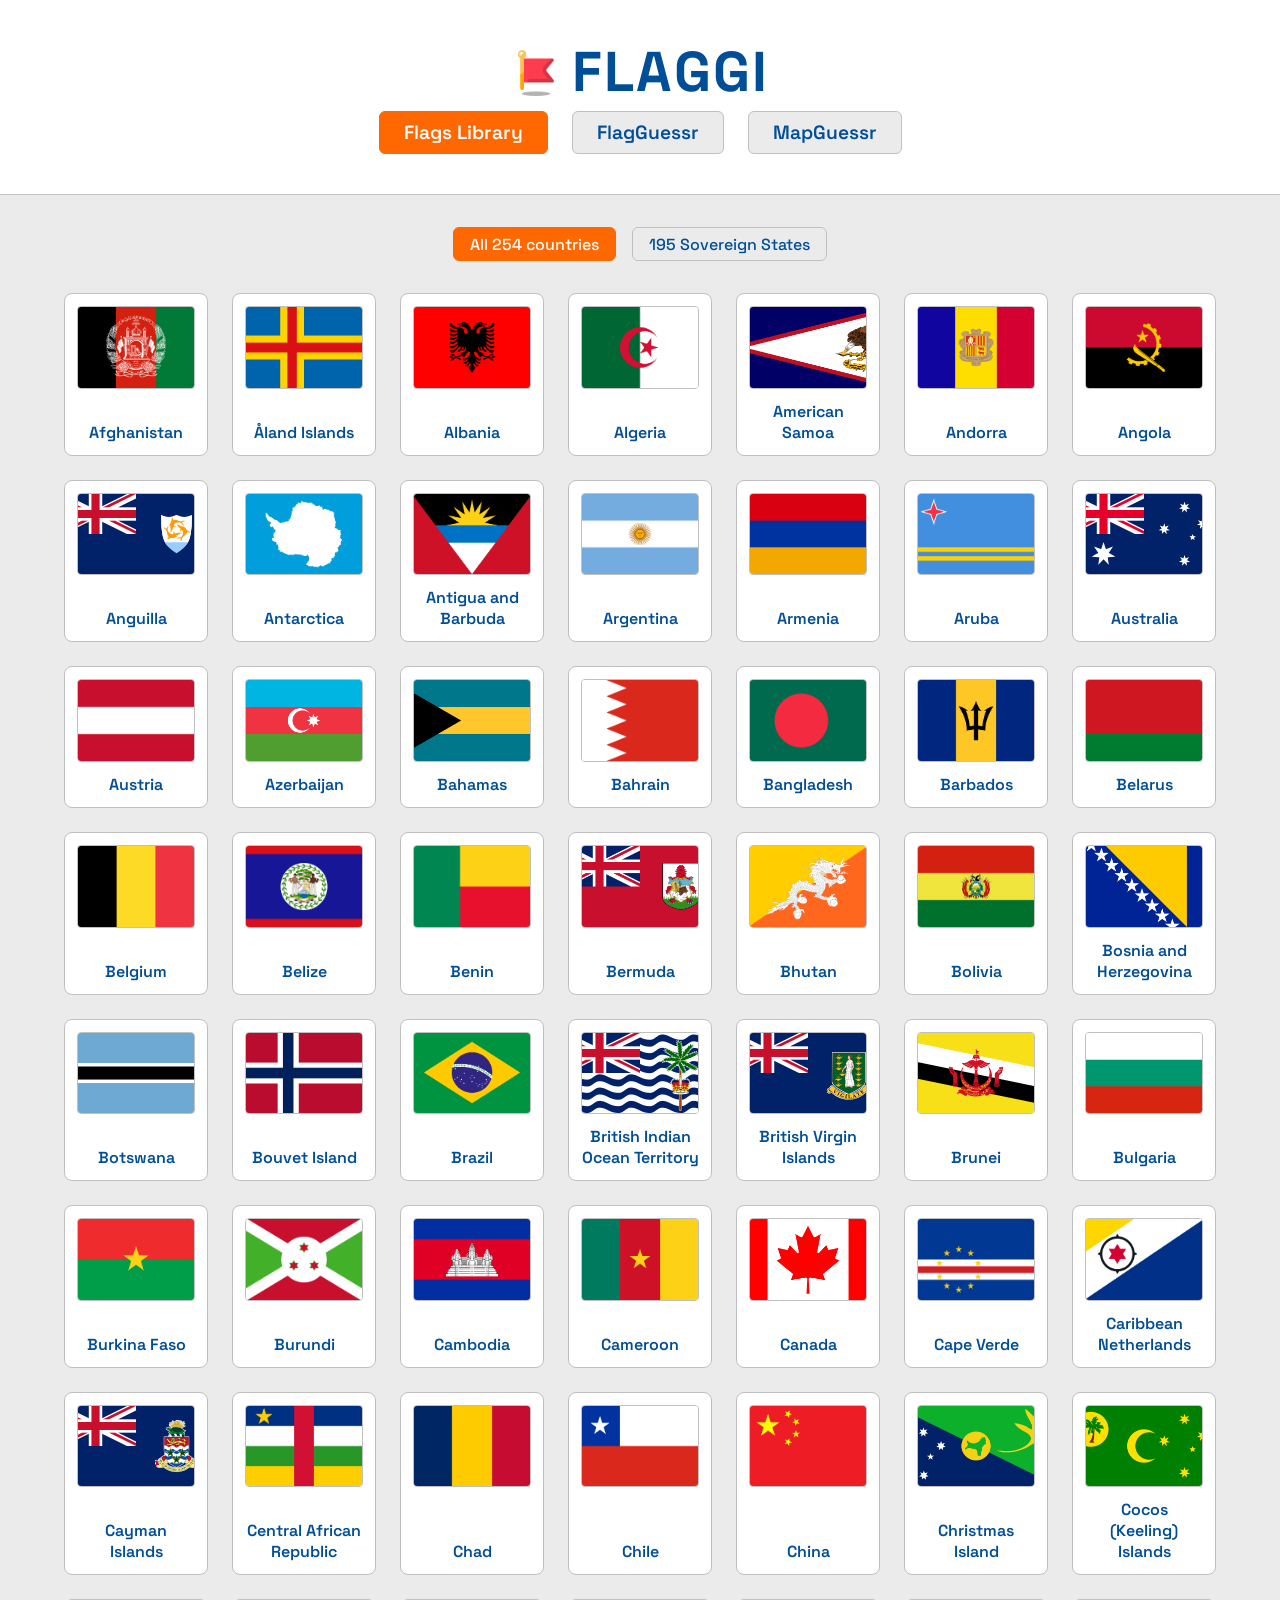
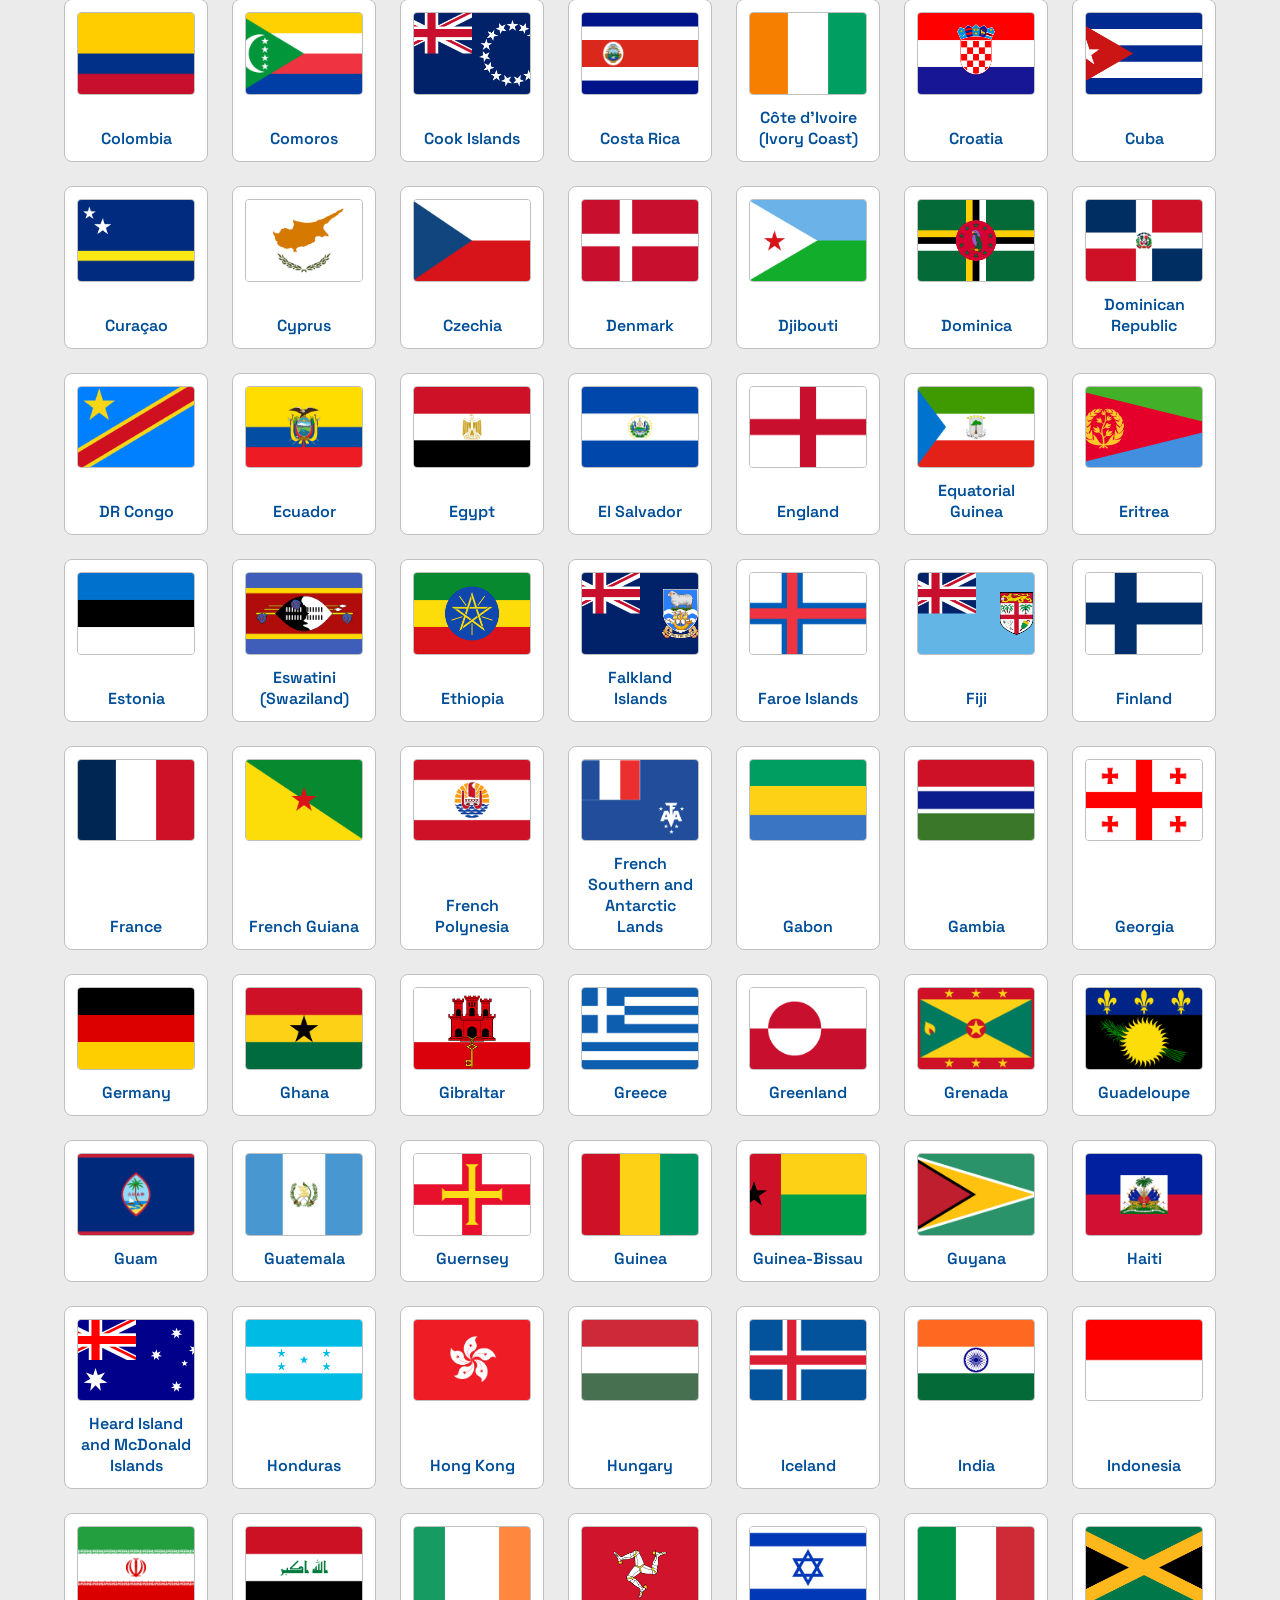
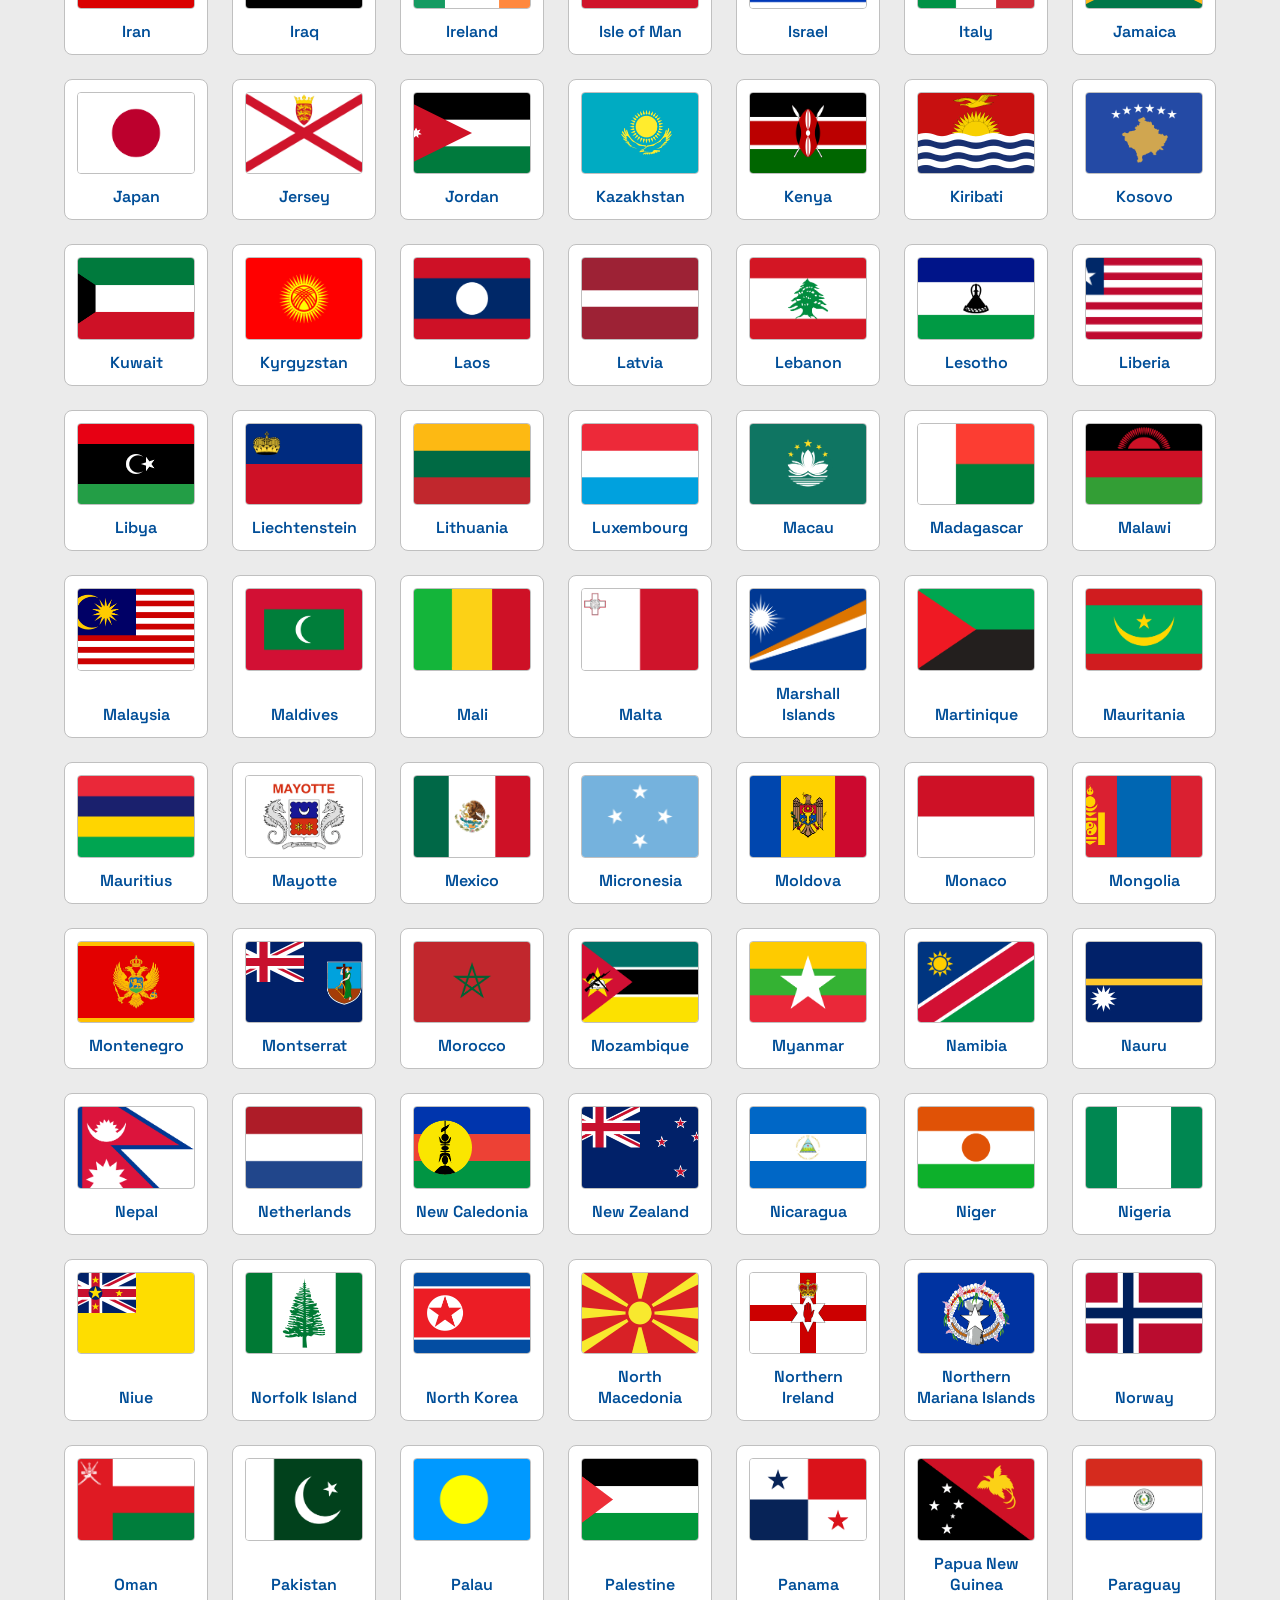
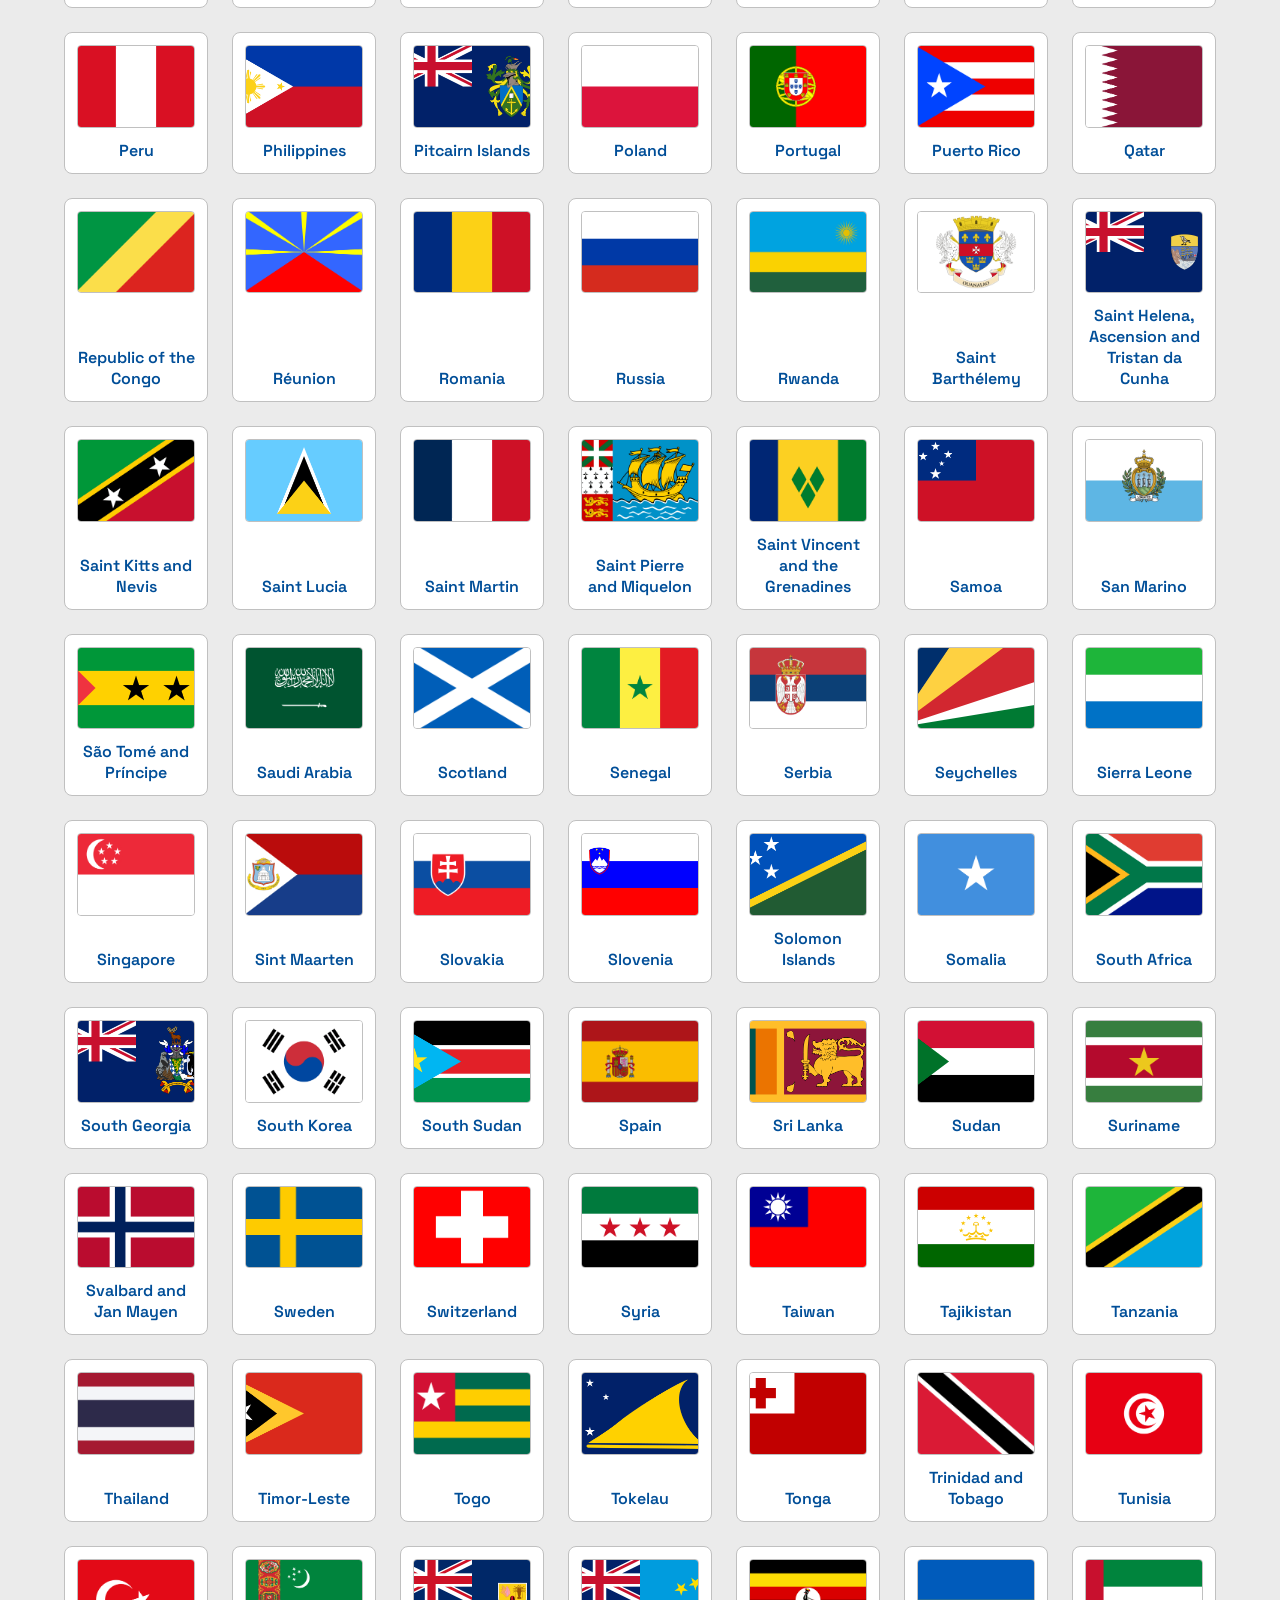
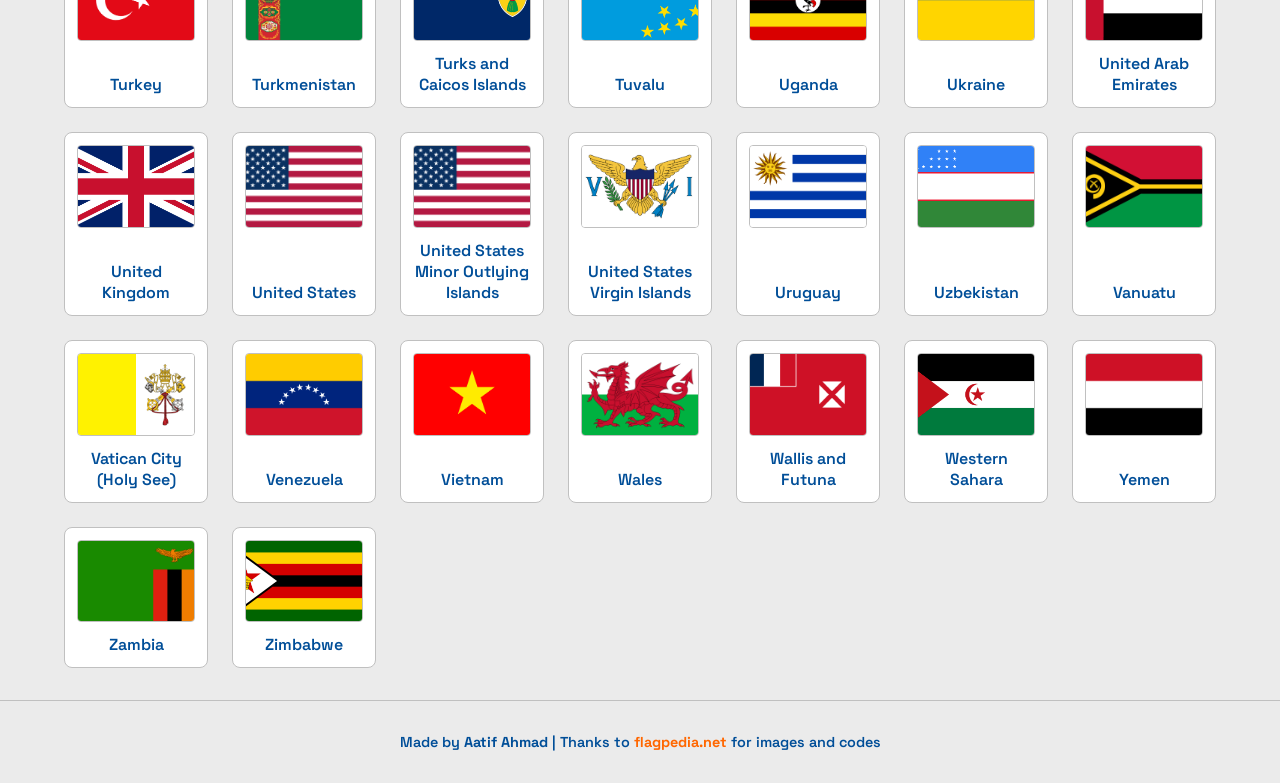
<file: index.html>
<!DOCTYPE html>
<html lang="en">

<head>
    <meta charset="UTF-8">
    <meta name="viewport" content="width=device-width, initial-scale=1.0">
    <title>Flaggi - Flags Library</title>
    <link rel="stylesheet" href="styles.css">
    <link rel="icon" type="image/png" href="icons8-flag-64.png">
</head>

<body>
    <header>
        <div class="container">
            <h1 class="logo">
                <img src="icons8-flag-64.png" alt="Flaggi Icon" width="48" height="48">
                Flaggi
            </h1>
            <nav>
                <a href="index.html" class="active">Flags Library</a>
                <a href="flag.html">FlagGuessr</a>
                <a href="map.html">MapGuessr</a>
            </nav>
        </div>
    </header>

    <main class="container">
        <div class="filter-controls">
            <button id="filter-all" class="filter-btn active">All 254 countries</button>
            <button id="filter-sovereign" class="filter-btn">195 Sovereign States</button>
        </div>
        <div id="flag-grid" class="flag-grid">
            <!-- Flags will be injected here by app.js -->
        </div>
    </main>

    <footer>
        <p class="credits" style="margin: 0; font-size: 0.9rem;">
            Made by <strong><a href="https://aatifahmad123.dev/" target="_blank" rel="noopener noreferrer"
                    style="color: var(--text-primary); text-decoration: none;">Aatif Ahmad</a></strong> | Thanks to <a
                href="https://flagpedia.net" target="_blank" rel="noopener noreferrer"
                style="color: var(--accent-color); text-decoration: none; font-weight: bold;">flagpedia.net</a> for
            images and codes
        </p>
    </footer>



    <script src="app.js"></script>
</body>

</html>
</file>
<file: styles.css>
@import url('https://fonts.googleapis.com/css2?family=Space+Grotesk:wght@300..700&display=swap');

:root {
    --bg-color: #EBEBEB;
    --text-primary: #004E98;
    --text-secondary: #3A6EA5;
    --card-bg: #FFFFFF;
    --accent-color: #FF6700;
    --border-color: #C0C0C0;
}

* {
    box-sizing: border-box;
}

body {
    font-family: "Space Grotesk", sans-serif;
    font-optical-sizing: auto;
    font-weight: 500;
    font-style: normal;
    background-color: var(--bg-color);
    color: var(--text-primary);
    margin: 0;
    padding: 0;
    display: flex;
    flex-direction: column;
    min-height: 100vh;
}

/* --- Layout --- */
.container {
    width: 100%;
    max-width: 95vw;
    margin: 0 auto;
    padding: 2rem;
    flex: 1;
}

/* --- Header & Nav --- */
header {
    padding: 0.25rem 0 0.5rem 0;
    text-align: center;
    border-bottom: 1px solid var(--border-color);
    background-color: var(--card-bg);
}

h1.logo {
    font-size: 3.5rem;
    margin: 0 0 0.25rem 0;
    font-weight: 700;
    text-transform: uppercase;
    letter-spacing: 2px;
    color: var(--text-primary);
    display: flex;
    justify-content: center;
    align-items: center;
    gap: 0.75rem;
}

nav {
    display: flex;
    justify-content: center;
    gap: 1.5rem;
}

nav a {
    text-decoration: none;
    color: var(--text-primary);
    background-color: var(--bg-color);
    padding: 0.5rem 1.5rem;
    font-weight: 600;
    font-size: 1.2rem;
    border: 1px solid var(--border-color);
    border-radius: 6px;
    transition: all 0.2s ease;
}

nav a:hover {
    background-color: var(--text-secondary);
    color: var(--card-bg);
    border-color: var(--text-secondary);
}

nav a:active,
nav a.active {
    background-color: var(--accent-color);
    color: var(--card-bg);
    border-color: var(--accent-color);
}

.filter-btn {
    text-decoration: none;
    color: var(--text-primary);
    background-color: var(--bg-color);
    padding: 0.35rem 1rem;
    font-weight: 500;
    font-size: 1rem;
    border: 1px solid var(--border-color);
    border-radius: 6px;
    transition: all 0.2s ease;
    cursor: pointer;
    font-family: inherit;
}

.filter-btn:hover {
    background-color: var(--text-secondary);
    color: var(--card-bg);
    border-color: var(--text-secondary);
}

.filter-btn:active,
.filter-btn.active {
    background-color: var(--accent-color);
    color: var(--card-bg);
    border-color: var(--accent-color);
}

/* --- Page 1: Flag Grid --- */
.filter-controls {
    display: flex;
    justify-content: center;
    gap: 1rem;
    margin-bottom: 2rem;
}
.flag-grid {
    display: grid;
    grid-template-columns: repeat(auto-fill, minmax(130px, 1fr));
    gap: 1.5rem;
    margin-top: 2rem;
}

.flag-card {
    background-color: var(--card-bg);
    border: 1px solid var(--border-color);
    border-radius: 8px;
    padding: 0.75rem;
    text-align: center;
    transition: transform 0.2s ease, box-shadow 0.2s ease;
    display: flex;
    flex-direction: column;
    justify-content: space-between;
}

.flag-card:hover {
    transform: translateY(-5px);
    box-shadow: 0 8px 15px rgba(0, 0, 0, 0.1);
}

.flag-card img {
    width: 100%;
    height: auto;
    aspect-ratio: 2560 / 1792;
    object-fit: cover;
    border: 1px solid var(--border-color);
    background-color: #fff;
    margin-bottom: 0.75rem;
    border-radius: 4px;
}

.flag-card h3 {
    margin: 0;
    font-size: 1rem;
    font-weight: 600;
}

/* --- Page 2: Game Area --- */
.game-container {
    max-width: 600px;
    margin: 2rem auto;
    background-color: var(--card-bg);
    border: 1px solid var(--border-color);
    border-radius: 12px;
    padding: 2.5rem;
    box-shadow: 0 4px 20px rgba(0, 0, 0, 0.05);
    text-align: center;
}

.map-game-container {
    max-width: 1000px;
    margin: 1rem auto;
    text-align: center;
    display: flex;
    flex-direction: column;
    align-items: center;
    width: 100%;
}

/* Ensure the input keeps a readable width instead of stretching 1000px */
.map-game-container .input-group,
.map-game-container .game-controls {
    width: 100%;
    max-width: 600px;
    margin-left: auto;
    margin-right: auto;
}

.game-flag-display {
    width: 100%;
    max-width: 320px; /* Make the actual footprint smaller as requested */
    margin: 0 auto;
    aspect-ratio: 640 / 448; /* Exact image ratio */
    display: flex;
    justify-content: center;
    align-items: center;
}

.game-flag-display img {
    width: 100%;
    height: 100%;
    object-fit: fill; /* Strech exactly to the hard container ratio */
    display: block;
}

.input-group {
    position: relative;
    margin-bottom: 1.5rem;
    text-align: left;
}

.input-group label {
    display: block;
    margin-bottom: 0.5rem;
    font-weight: 600;
    font-size: 1.2rem;
}

.input-box {
    width: 100%;
    padding: 1rem;
    font-family: inherit;
    font-size: 1.2rem;
    border: 1px solid var(--border-color);
    border-radius: 6px;
    background-color: var(--bg-color);
    color: var(--text-primary);
    outline: none;
    transition: box-shadow 0.2s, border-color 0.2s;
}

.input-box:focus {
    border-color: var(--accent-color);
    box-shadow: 0 0 0 3px rgba(255, 103, 0, 0.2);
}

/* Autocomplete Suggestions */
.suggestions-list {
    position: absolute;
    top: 100%;
    left: 0;
    right: 0;
    background-color: var(--bg-color); /* Match page background instead of white */
    border: 1px solid var(--border-color);
    border-top: none;
    border-radius: 0 0 6px 6px;
    max-height: 200px;
    overflow-y: auto;
    z-index: 10;
    display: none;
    margin: 0;
    padding: 0;
    list-style: none;
    box-shadow: 0 4px 10px rgba(0, 0, 0, 0.05);
}

.suggestions-list.active {
    display: block;
}

.suggestions-list li {
    padding: 0.8rem 1rem;
    cursor: pointer;
    border-bottom: 1px solid var(--border-color);
}

.suggestions-list li:last-child {
    border-bottom: none;
}

.suggestions-list li:hover {
    background-color: var(--text-secondary);
    color: var(--card-bg);
}

.btn {
    font-family: inherit;
    font-size: 1.2rem;
    font-weight: 700;
    color: var(--card-bg);
    background-color: var(--accent-color);
    padding: 1rem 2rem;
    border: none;
    border-radius: 6px;
    cursor: pointer;
    transition: all 0.2s ease;
    width: 100%;
    margin-top: 1rem;
    display: none;
    /* Hidden until selection */
}

.btn:hover {
    background-color: #e65c00;
    transform: translateY(-2px);
    box-shadow: 0 4px 10px rgba(0, 0, 0, 0.1);
}

.btn:active {
    transform: translateY(0);
    box-shadow: none;
}

.btn.visible {
    display: block;
}

.feedback {
    margin-top: 1.5rem;
    font-size: 1.5rem;
    font-weight: 700;
    min-height: 2.5rem;
    display: flex;
    align-items: center;
    justify-content: center;
}

.feedback.success {
    color: #004E98; /* New Deep Blue from palette */
}

.feedback.error {
    color: var(--accent-color);
}

.game-controls {
    margin-top: 2rem;
    min-height: 3.5rem;
    display: flex;
    flex-direction: column;
    justify-content: flex-end;
}

.btn-secondary {
    background-color: var(--bg-color);
    color: var(--text-primary);
    border: 1px solid var(--border-color);
}

.btn-secondary:hover {
    background-color: var(--border-color);
}

.btn-reveal {
    background-color: var(--bg-color); /* Same as page background to make it less prominent */
    color: var(--accent-color);
    border: 1px solid var(--accent-color);
}

.btn-reveal:hover {
    background-color: var(--accent-color);
    color: var(--card-bg);
}

.btn-reveal:active {
    transform: translateY(0);
}

/* --- Footer --- */
footer {
    text-align: center;
    padding: 2rem;
    border-top: 1px solid var(--border-color);
    background-color: transparent; /* blended with body background */
    margin-top: auto;
    font-weight: 600;
}

footer p {
    margin: 0.5rem 0;
}

footer a {
    color: var(--accent-color);
    text-decoration: none;
    font-weight: 700;
}

footer a:hover {
    text-decoration: underline;
}

/* --- MapGuessr SVG Styles --- */
#full-width-map-wrapper,
#full-width-flag-wrapper {
    width: 100%;
    display: flex;
    justify-content: center;
    padding: 1rem 1rem 0 1rem; /* Adjust top padding to match */
}

#map-container {
    width: 100%;
    max-width: 1000px;
    aspect-ratio: 2 / 1; /* Typical for equirectangular/natural earth projections */
    background-color: #A9D6E5; /* Light retro ocean blue to fit theme better */
    border: 1px solid var(--border-color);
    border-radius: 8px;
    overflow: hidden;
    position: relative;
    cursor: grab;
}

#map-container:active {
    cursor: grabbing;
}

/* Zoom Reset Button */
.btn-reset-zoom {
    position: absolute;
    bottom: 0.75rem;
    right: 0.75rem;
    background-color: var(--card-bg);
    border: 1px solid var(--border-color);
    border-radius: 50%;
    width: 32px;
    height: 32px;
    display: flex;
    justify-content: center;
    align-items: center;
    cursor: pointer;
    box-shadow: 0 2px 6px rgba(0, 0, 0, 0.15);
    color: var(--text-primary);
    transition: all 0.2s ease;
    z-index: 10;
}

.btn-reset-zoom:hover {
    background-color: var(--bg-color);
    transform: scale(1.05);
}

.btn-reset-zoom:active {
    transform: scale(0.95);
}

.country-path {
    fill: var(--card-bg); /* Matches the card styling for land */
    stroke: var(--border-color);
    stroke-width: 0.5px;
    vector-effect: non-scaling-stroke;
    transition: fill 0.3s ease;
}

.country-path.highlight {
    fill: var(--accent-color); /* The red accent for the highlighted country */
    stroke: var(--card-bg);
    stroke-width: 1.5px;
}

/* --- Responsive Media Queries --- */
@media (max-width: 768px) {

    /* Header & Nav */
    h1.logo {
        font-size: 2rem;
    }

    nav {
        gap: 0.6rem; 
    }

    nav a {
        font-size: 0.75rem;
        padding: 0.4rem 0.4rem;
        text-align: center;
        white-space: nowrap;
    }

    .container {
        padding: 1rem 0.5rem;
    }

    /* Page 1: Flag Grid */
    .filter-controls {
        flex-direction: row; 
        justify-content: center;
        width: 100%;
        gap: 0.3rem;
    }

    .filter-btn {
        width: auto;
        flex: 1;
        text-align: center;
        font-size: 0.7rem; 
        padding: 0.4rem 0.2rem;
        white-space: nowrap;
    }

    .flag-grid {
        grid-template-columns: repeat(auto-fill, minmax(100px, 1fr));
        gap: 1rem;
        margin-top: 1.5rem;
    }

    .flag-card {
        padding: 0.5rem;
    }

    .flag-card h3 {
        font-size: 0.9rem;
    }

    /* Page 2: Game Area */
    .game-container {
        padding: 1.5rem;
        margin: 1rem auto;
    }

    #full-width-flag-wrapper {
        padding: 1.5rem 1.5rem 0 1.5rem; /* Add top padding so it doesn't touch header */
        width: 100vw;
        max-width: 100vw;
    }

    .game-flag-display {
        width: 100%;
        max-width: 250px; /* Reduce max-width on mobile to shrink the flag further */
        height: auto;
        margin: 0 auto; /* Remove all top and bottom vertical margin */
        aspect-ratio: 640 / 448;
    }
    
    .game-flag-display img {
        width: 100%;
        height: 100%;
        max-width: 100%;
        object-fit: fill;
    }

    .input-box {
        font-size: 1rem;
        padding: 0.75rem;
    }

    .input-group label {
        font-size: 1rem;
    }

    .btn {
        font-size: 1rem;
        padding: 0.75rem 1.5rem;
    }

    .feedback {
        font-size: 1.2rem;
        min-height: 2rem;
    }

    /* Footer */
    footer {
        padding: 1rem;
    }

    .credits {
        font-size: 0.8rem !important;
    }

    /* Map Expansion for Mobile */
    .game-container.map-game-container {
        padding: 0;
        margin: 0;
        border: none;
        box-shadow: none;
    }

    #full-width-map-wrapper {
        padding: 0;
        width: 100vw;
        max-width: 100vw;
    }

    #map-container {
        width: 100vw;
        max-width: 100vw;
        margin-left: 0;
        margin-right: 0;
        border: none;
        border-radius: 0;
        aspect-ratio: 1 / 1.2; /* Taller height on mobile per user request */
    }

    .btn-reset-zoom {
        width: 26px;
        height: 26px;
        bottom: 0.5rem;
        right: 0.5rem;
        padding: 4px; /* Ensure SVG fits */
    }

    .btn-reset-zoom svg {
        width: 14px;
        height: 14px;
    }
}
</file>
